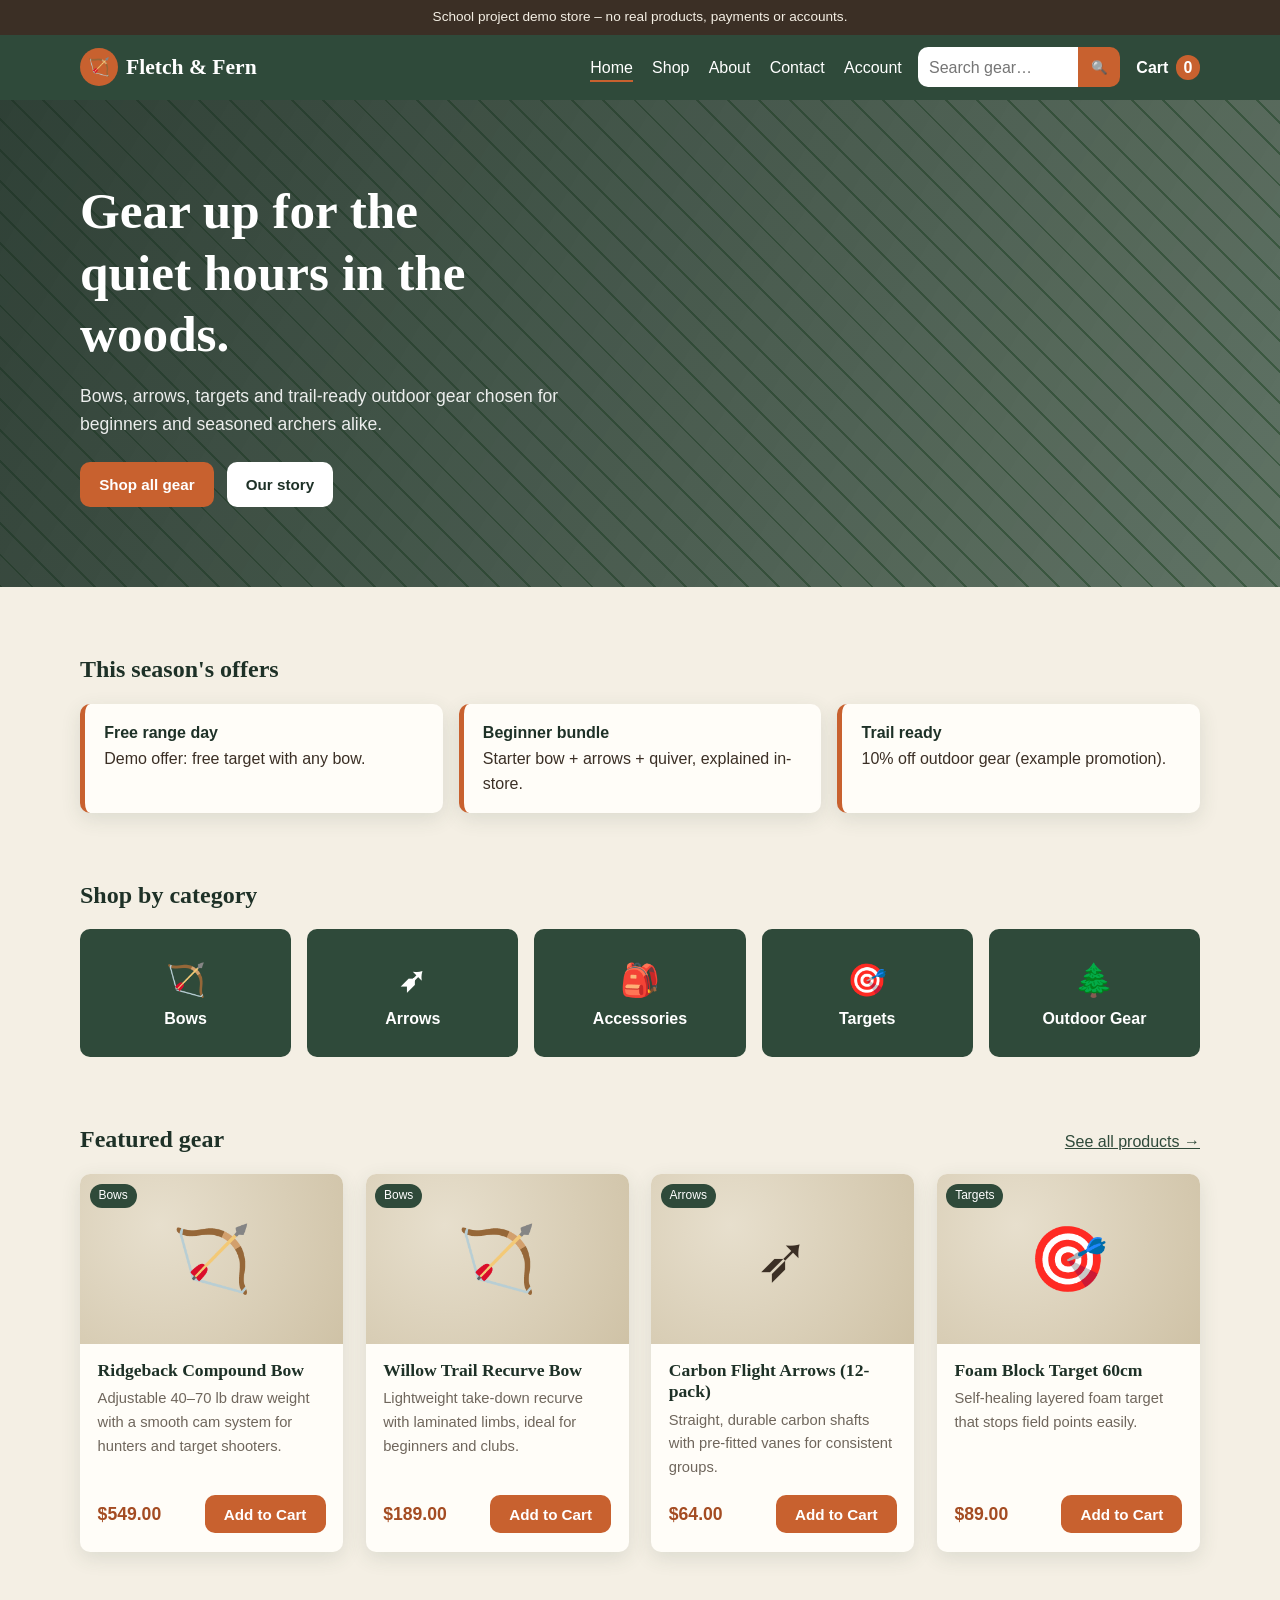
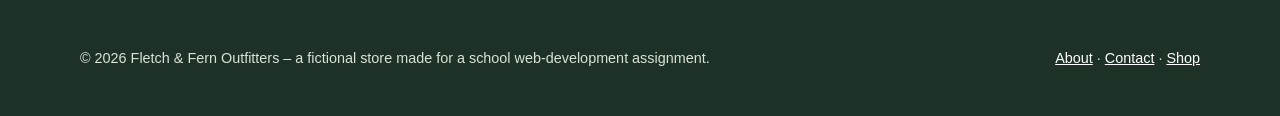
<file: ictc/index.html>
<!DOCTYPE html>
<html lang="en">
<head>
  <meta charset="UTF-8">
  <meta name="viewport" content="width=device-width, initial-scale=1.0">
  <title>Home | Fletch &amp; Fern Outfitters</title>
  <meta name="description" content="Original archery and outdoor gear demo store.">
  <link rel="stylesheet" href="css/style.css">
</head>
<body>
  <a class="skip-link" href="#main">Skip to content</a>
  <p class="demo-banner">School project demo store – no real products, payments or accounts.</p>

  <!-- Shared header: same on every page -->
  <header class="site-header">
    <div class="container header-inner">
      <a class="logo" href="index.html"><span class="logo-mark" aria-hidden="true">🏹</span> Fletch &amp; Fern</a>
      <button class="menu-toggle" id="menu-toggle" aria-expanded="false" aria-controls="main-nav">Menu</button>
      <nav class="main-nav" id="main-nav" aria-label="Main">
        <ul>
          <li><a href="index.html" aria-current="page">Home</a></li>
          <li><a href="products.html">Shop</a></li>
          <li><a href="about.html">About</a></li>
          <li><a href="contact.html">Contact</a></li>
          <li><a href="account.html">Account</a></li>
        </ul>
      </nav>
      <form class="header-search" id="header-search" role="search">
        <label for="header-q" class="skip-link">Search products</label>
        <input id="header-q" type="search" placeholder="Search gear…">
        <button type="submit" aria-label="Search">🔍</button>
      </form>
      <a class="cart-link" href="cart.html">Cart <span class="cart-count">0</span></a>
    </div>
  </header>

  <main id="main">
    <!-- Hero banner -->
    <section class="hero">
      <div class="container">
        <h1>Gear up for the quiet hours in the woods.</h1>
        <p>Bows, arrows, targets and trail-ready outdoor gear chosen for beginners and seasoned archers alike.</p>
        <div class="hero-actions">
          <a class="btn btn-primary" href="products.html">Shop all gear</a>
          <a class="btn btn-secondary" href="about.html">Our story</a>
        </div>
      </div>
    </section>

    <!-- Offers -->
    <section class="section container" aria-labelledby="offers-title">
      <h2 id="offers-title">This season's offers</h2>
      <div class="offer-strip">
        <div class="offer"><strong>Free range day</strong>Demo offer: free target with any bow.</div>
        <div class="offer"><strong>Beginner bundle</strong>Starter bow + arrows + quiver, explained in-store.</div>
        <div class="offer"><strong>Trail ready</strong>10% off outdoor gear (example promotion).</div>
      </div>
    </section>

    <!-- Categories link to the catalog with a filter applied -->
    <section class="section container" aria-labelledby="cat-title">
      <h2 id="cat-title">Shop by category</h2>
      <div class="category-cards">
        <a class="category-card" href="products.html?cat=Bows"><span aria-hidden="true">🏹</span>Bows</a>
        <a class="category-card" href="products.html?cat=Arrows"><span aria-hidden="true">➶</span>Arrows</a>
        <a class="category-card" href="products.html?cat=Accessories"><span aria-hidden="true">🎒</span>Accessories</a>
        <a class="category-card" href="products.html?cat=Targets"><span aria-hidden="true">🎯</span>Targets</a>
        <a class="category-card" href="products.html?cat=Outdoor%20Gear"><span aria-hidden="true">🌲</span>Outdoor Gear</a>
      </div>
    </section>

    <!-- Featured products are inserted by renderFeatured() in main.js -->
    <section class="section container" aria-labelledby="featured-title">
      <div class="section-title">
        <h2 id="featured-title">Featured gear</h2>
        <a href="products.html">See all products →</a>
      </div>
      <div class="product-grid" id="featured-grid"></div>
    </section>
  </main>

  <!-- Shared footer -->
  <footer class="site-footer">
    <div class="container footer-inner">
      <p>&copy; 2026 Fletch &amp; Fern Outfitters – a fictional store made for a school web-development assignment.</p>
      <p><a href="about.html">About</a> · <a href="contact.html">Contact</a> · <a href="products.html">Shop</a></p>
    </div>
  </footer>

  <!-- data.js must load before main.js because main.js uses PRODUCTS -->
  <script src="js/data.js"></script>
  <script src="js/main.js"></script>
</body>
</html>
</file>
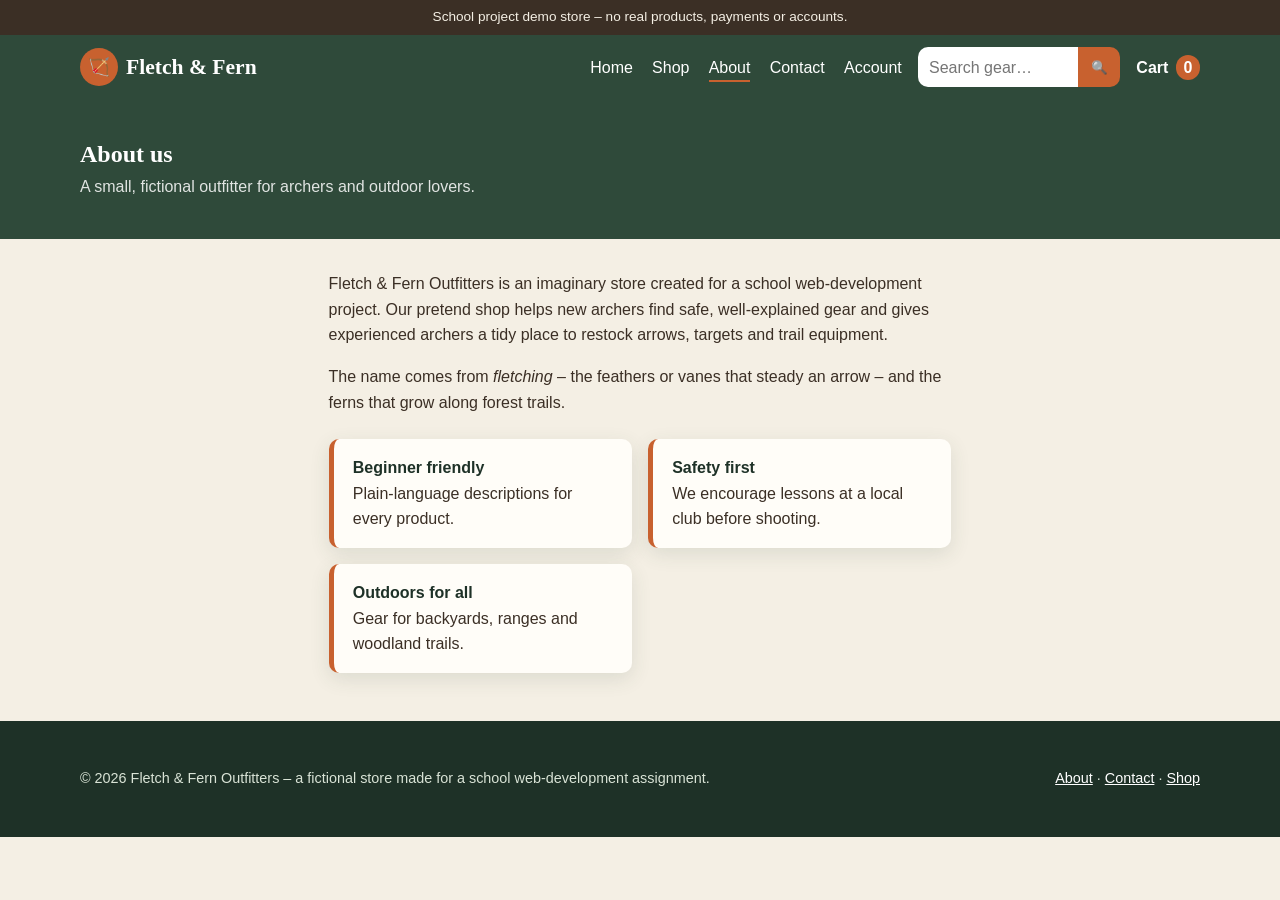
<file: ictc/about.html>
<!DOCTYPE html>
<html lang="en">
<head>
  <meta charset="UTF-8">
  <meta name="viewport" content="width=device-width, initial-scale=1.0">
  <title>About Us | Fletch &amp; Fern Outfitters</title>
  <meta name="description" content="About the fictional Fletch & Fern Outfitters.">
  <link rel="stylesheet" href="css/style.css">
</head>
<body>
  <a class="skip-link" href="#main">Skip to content</a>
  <p class="demo-banner">School project demo store – no real products, payments or accounts.</p>

  <!-- Shared header: same on every page -->
  <header class="site-header">
    <div class="container header-inner">
      <a class="logo" href="index.html"><span class="logo-mark" aria-hidden="true">🏹</span> Fletch &amp; Fern</a>
      <button class="menu-toggle" id="menu-toggle" aria-expanded="false" aria-controls="main-nav">Menu</button>
      <nav class="main-nav" id="main-nav" aria-label="Main">
        <ul>
          <li><a href="index.html">Home</a></li>
          <li><a href="products.html">Shop</a></li>
          <li><a href="about.html" aria-current="page">About</a></li>
          <li><a href="contact.html">Contact</a></li>
          <li><a href="account.html">Account</a></li>
        </ul>
      </nav>
      <form class="header-search" id="header-search" role="search">
        <label for="header-q" class="skip-link">Search products</label>
        <input id="header-q" type="search" placeholder="Search gear…">
        <button type="submit" aria-label="Search">🔍</button>
      </form>
      <a class="cart-link" href="cart.html">Cart <span class="cart-count">0</span></a>
    </div>
  </header>

  <main id="main">
    <section class="page-header">
      <div class="container">
        <h1>About us</h1>
        <p>A small, fictional outfitter for archers and outdoor lovers.</p>
      </div>
    </section>
    <div class="container prose">
      <p>Fletch &amp; Fern Outfitters is an imaginary store created for a school web-development project. Our pretend shop helps new archers find safe, well-explained gear and gives experienced archers a tidy place to restock arrows, targets and trail equipment.</p>
      <p>The name comes from <em>fletching</em> – the feathers or vanes that steady an arrow – and the ferns that grow along forest trails.</p>
      <div class="values">
        <div class="offer"><strong>Beginner friendly</strong>Plain-language descriptions for every product.</div>
        <div class="offer"><strong>Safety first</strong>We encourage lessons at a local club before shooting.</div>
        <div class="offer"><strong>Outdoors for all</strong>Gear for backyards, ranges and woodland trails.</div>
      </div>
    </div>
  </main>

  <!-- Shared footer -->
  <footer class="site-footer">
    <div class="container footer-inner">
      <p>&copy; 2026 Fletch &amp; Fern Outfitters – a fictional store made for a school web-development assignment.</p>
      <p><a href="about.html">About</a> · <a href="contact.html">Contact</a> · <a href="products.html">Shop</a></p>
    </div>
  </footer>

  <!-- data.js must load before main.js because main.js uses PRODUCTS -->
  <script src="js/data.js"></script>
  <script src="js/main.js"></script>
</body>
</html>
</file>
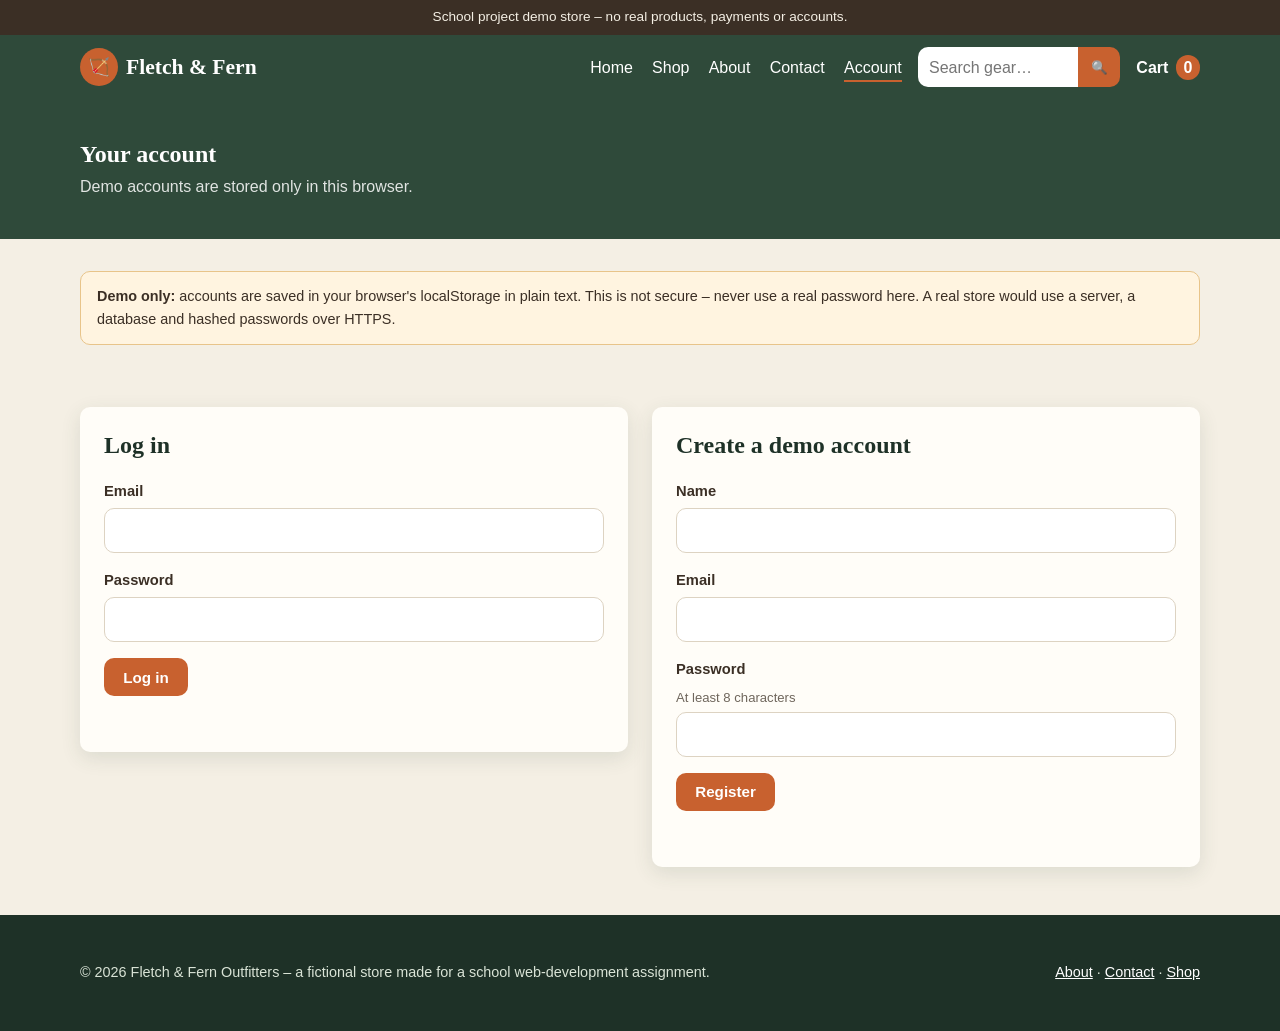
<file: ictc/account.html>
<!DOCTYPE html>
<html lang="en">
<head>
  <meta charset="UTF-8">
  <meta name="viewport" content="width=device-width, initial-scale=1.0">
  <title>Account | Fletch &amp; Fern Outfitters</title>
  <meta name="description" content="Demo login, registration and order history.">
  <link rel="stylesheet" href="css/style.css">
</head>
<body>
  <a class="skip-link" href="#main">Skip to content</a>
  <p class="demo-banner">School project demo store – no real products, payments or accounts.</p>

  <!-- Shared header: same on every page -->
  <header class="site-header">
    <div class="container header-inner">
      <a class="logo" href="index.html"><span class="logo-mark" aria-hidden="true">🏹</span> Fletch &amp; Fern</a>
      <button class="menu-toggle" id="menu-toggle" aria-expanded="false" aria-controls="main-nav">Menu</button>
      <nav class="main-nav" id="main-nav" aria-label="Main">
        <ul>
          <li><a href="index.html">Home</a></li>
          <li><a href="products.html">Shop</a></li>
          <li><a href="about.html">About</a></li>
          <li><a href="contact.html">Contact</a></li>
          <li><a href="account.html" aria-current="page">Account</a></li>
        </ul>
      </nav>
      <form class="header-search" id="header-search" role="search">
        <label for="header-q" class="skip-link">Search products</label>
        <input id="header-q" type="search" placeholder="Search gear…">
        <button type="submit" aria-label="Search">🔍</button>
      </form>
      <a class="cart-link" href="cart.html">Cart <span class="cart-count">0</span></a>
    </div>
  </header>

  <main id="main">
    <section class="page-header">
      <div class="container">
        <h1>Your account</h1>
        <p>Demo accounts are stored only in this browser.</p>
      </div>
    </section>
    <div class="container">
      <p class="notice"><strong>Demo only:</strong> accounts are saved in your browser's localStorage in plain text. This is not secure – never use a real password here. A real store would use a server, a database and hashed passwords over HTTPS.</p>

      <!-- Shown when logged out -->
      <div class="two-col section" id="auth-area">
        <form class="form-card" id="login-form" novalidate>
          <h2>Log in</h2>
          <label class="field" for="loginemail">Email
            <input id="loginemail" name="loginemail" type="email" autocomplete="email" required>
          </label>
          <label class="field" for="loginpassword">Password
            <input id="loginpassword" name="loginpassword" type="password" autocomplete="current-password" required>
          </label>
          <button class="btn btn-primary" type="submit">Log in</button>
          <p class="form-message" id="login-message" role="alert"></p>
        </form>

        <form class="form-card" id="register-form" novalidate>
          <h2>Create a demo account</h2>
          <label class="field" for="regname">Name
            <input id="regname" name="regname" autocomplete="name" required>
          </label>
          <label class="field" for="regemail">Email
            <input id="regemail" name="regemail" type="email" autocomplete="email" required>
          </label>
          <label class="field" for="regpassword">Password <span class="hint">At least 8 characters</span>
            <input id="regpassword" name="regpassword" type="password" minlength="8" autocomplete="new-password" required>
          </label>
          <button class="btn btn-primary" type="submit">Register</button>
          <p class="form-message" id="register-message" role="alert"></p>
        </form>
      </div>

      <!-- Shown when logged in -->
      <section class="section" id="dashboard" hidden>
        <div class="dashboard-top">
          <h2>Welcome back, <span id="welcome-name"></span></h2>
          <button class="btn btn-ghost" id="logout-btn" type="button">Log out</button>
        </div>
        <h3>Order history</h3>
        <div id="order-history"></div>
      </section>
    </div>
  </main>

  <!-- Shared footer -->
  <footer class="site-footer">
    <div class="container footer-inner">
      <p>&copy; 2026 Fletch &amp; Fern Outfitters – a fictional store made for a school web-development assignment.</p>
      <p><a href="about.html">About</a> · <a href="contact.html">Contact</a> · <a href="products.html">Shop</a></p>
    </div>
  </footer>

  <!-- data.js must load before main.js because main.js uses PRODUCTS -->
  <script src="js/data.js"></script>
  <script src="js/main.js"></script>
</body>
</html>
</file>
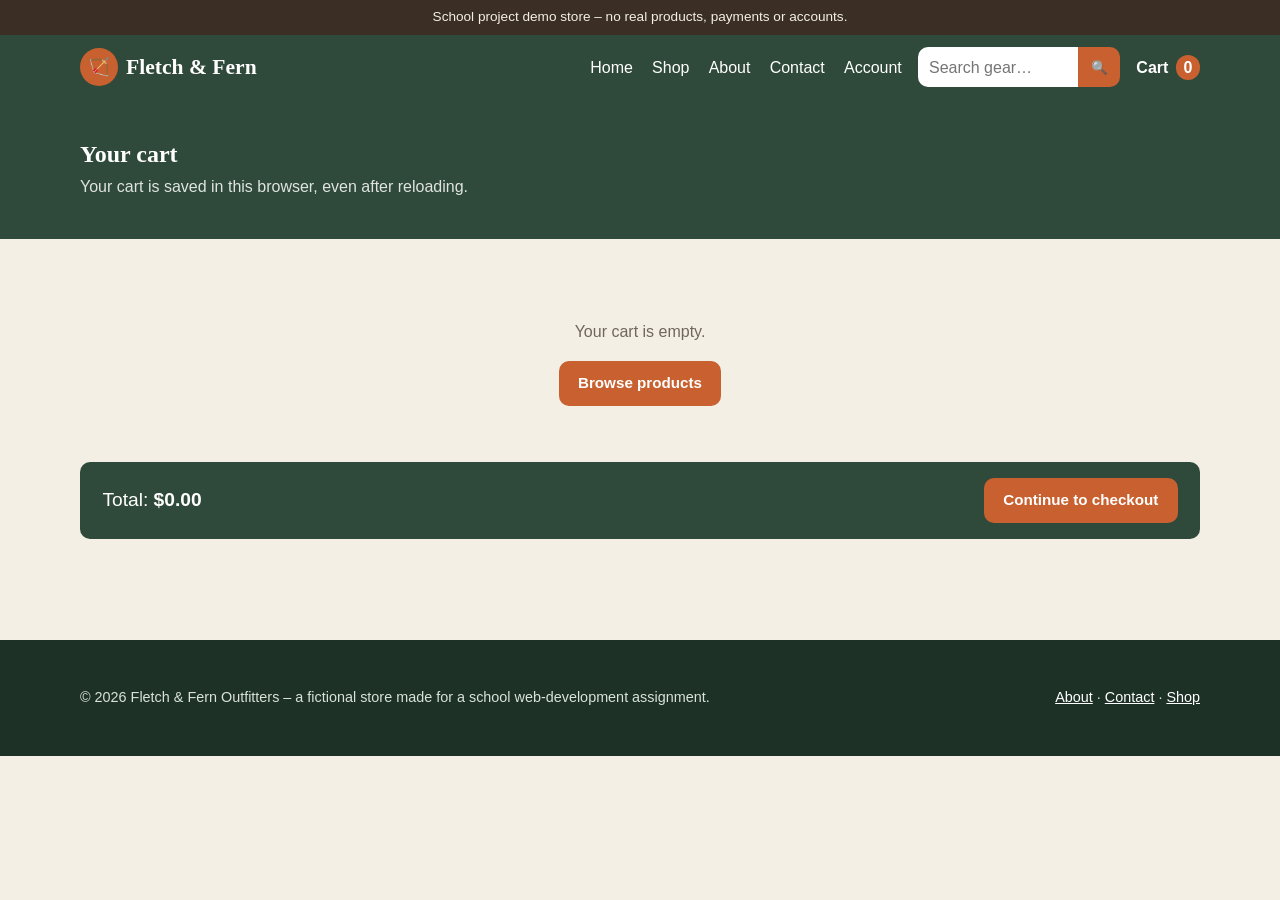
<file: ictc/cart.html>
<!DOCTYPE html>
<html lang="en">
<head>
  <meta charset="UTF-8">
  <meta name="viewport" content="width=device-width, initial-scale=1.0">
  <title>Cart | Fletch &amp; Fern Outfitters</title>
  <meta name="description" content="Your shopping cart.">
  <link rel="stylesheet" href="css/style.css">
</head>
<body>
  <a class="skip-link" href="#main">Skip to content</a>
  <p class="demo-banner">School project demo store – no real products, payments or accounts.</p>

  <!-- Shared header: same on every page -->
  <header class="site-header">
    <div class="container header-inner">
      <a class="logo" href="index.html"><span class="logo-mark" aria-hidden="true">🏹</span> Fletch &amp; Fern</a>
      <button class="menu-toggle" id="menu-toggle" aria-expanded="false" aria-controls="main-nav">Menu</button>
      <nav class="main-nav" id="main-nav" aria-label="Main">
        <ul>
          <li><a href="index.html">Home</a></li>
          <li><a href="products.html">Shop</a></li>
          <li><a href="about.html">About</a></li>
          <li><a href="contact.html">Contact</a></li>
          <li><a href="account.html">Account</a></li>
        </ul>
      </nav>
      <form class="header-search" id="header-search" role="search">
        <label for="header-q" class="skip-link">Search products</label>
        <input id="header-q" type="search" placeholder="Search gear…">
        <button type="submit" aria-label="Search">🔍</button>
      </form>
      <a class="cart-link" href="cart.html">Cart <span class="cart-count">0</span></a>
    </div>
  </header>

  <main id="main">
    <section class="page-header">
      <div class="container">
        <h1>Your cart</h1>
        <p>Your cart is saved in this browser, even after reloading.</p>
      </div>
    </section>
    <div class="container">
      <div id="cart-items" aria-live="polite"></div>
      <div class="cart-summary" id="cart-summary" hidden>
        <p>Total: <strong id="cart-total">$0.00</strong></p>
        <a class="btn btn-primary" href="checkout.html">Continue to checkout</a>
      </div>
    </div>
  </main>

  <!-- Shared footer -->
  <footer class="site-footer">
    <div class="container footer-inner">
      <p>&copy; 2026 Fletch &amp; Fern Outfitters – a fictional store made for a school web-development assignment.</p>
      <p><a href="about.html">About</a> · <a href="contact.html">Contact</a> · <a href="products.html">Shop</a></p>
    </div>
  </footer>

  <!-- data.js must load before main.js because main.js uses PRODUCTS -->
  <script src="js/data.js"></script>
  <script src="js/main.js"></script>
</body>
</html>
</file>
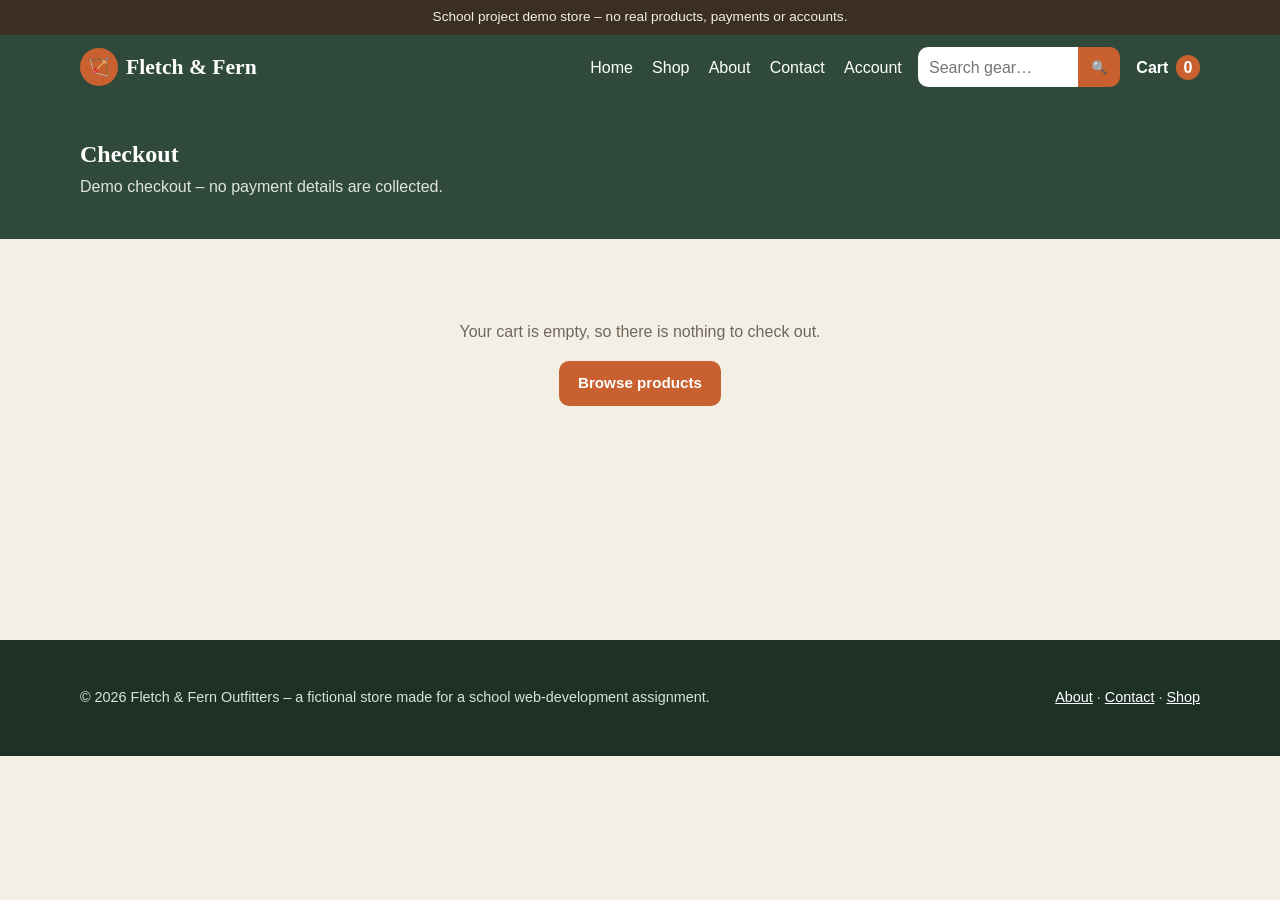
<file: ictc/checkout.html>
<!DOCTYPE html>
<html lang="en">
<head>
  <meta charset="UTF-8">
  <meta name="viewport" content="width=device-width, initial-scale=1.0">
  <title>Checkout | Fletch &amp; Fern Outfitters</title>
  <meta name="description" content="Mock checkout for the demo store.">
  <link rel="stylesheet" href="css/style.css">
</head>
<body>
  <a class="skip-link" href="#main">Skip to content</a>
  <p class="demo-banner">School project demo store – no real products, payments or accounts.</p>

  <!-- Shared header: same on every page -->
  <header class="site-header">
    <div class="container header-inner">
      <a class="logo" href="index.html"><span class="logo-mark" aria-hidden="true">🏹</span> Fletch &amp; Fern</a>
      <button class="menu-toggle" id="menu-toggle" aria-expanded="false" aria-controls="main-nav">Menu</button>
      <nav class="main-nav" id="main-nav" aria-label="Main">
        <ul>
          <li><a href="index.html">Home</a></li>
          <li><a href="products.html">Shop</a></li>
          <li><a href="about.html">About</a></li>
          <li><a href="contact.html">Contact</a></li>
          <li><a href="account.html">Account</a></li>
        </ul>
      </nav>
      <form class="header-search" id="header-search" role="search">
        <label for="header-q" class="skip-link">Search products</label>
        <input id="header-q" type="search" placeholder="Search gear…">
        <button type="submit" aria-label="Search">🔍</button>
      </form>
      <a class="cart-link" href="cart.html">Cart <span class="cart-count">0</span></a>
    </div>
  </header>

  <main id="main">
    <section class="page-header">
      <div class="container">
        <h1>Checkout</h1>
        <p>Demo checkout – no payment details are collected.</p>
      </div>
    </section>
    <div class="container" id="checkout-area">
      <div class="two-col">
        <form class="form-card" id="checkout-form" novalidate>
          <h2>Shipping details</h2>
          <p class="notice">This is a mock checkout for a school project. No payment is taken and no order is shipped.</p>
          <label class="field" for="fullname">Full name
            <input id="fullname" name="fullname" autocomplete="name" required>
          </label>
          <label class="field" for="email">Email
            <input id="email" name="email" type="email" autocomplete="email" required>
          </label>
          <label class="field" for="address">Street address
            <input id="address" name="address" autocomplete="street-address" required>
          </label>
          <label class="field" for="city">City
            <input id="city" name="city" autocomplete="address-level2" required>
          </label>
          <label class="field" for="postcode">Postcode
            <input id="postcode" name="postcode" autocomplete="postal-code" required>
          </label>
          <button class="btn btn-primary" type="submit">Place demo order</button>
          <p class="form-message" id="checkout-message" role="alert"></p>
        </form>
        <aside class="form-card" aria-labelledby="summary-title">
          <h2 id="summary-title">Order summary</h2>
          <ul class="summary-list" id="order-summary"></ul>
        </aside>
      </div>
    </div>
  </main>

  <!-- Shared footer -->
  <footer class="site-footer">
    <div class="container footer-inner">
      <p>&copy; 2026 Fletch &amp; Fern Outfitters – a fictional store made for a school web-development assignment.</p>
      <p><a href="about.html">About</a> · <a href="contact.html">Contact</a> · <a href="products.html">Shop</a></p>
    </div>
  </footer>

  <!-- data.js must load before main.js because main.js uses PRODUCTS -->
  <script src="js/data.js"></script>
  <script src="js/main.js"></script>
</body>
</html>
</file>
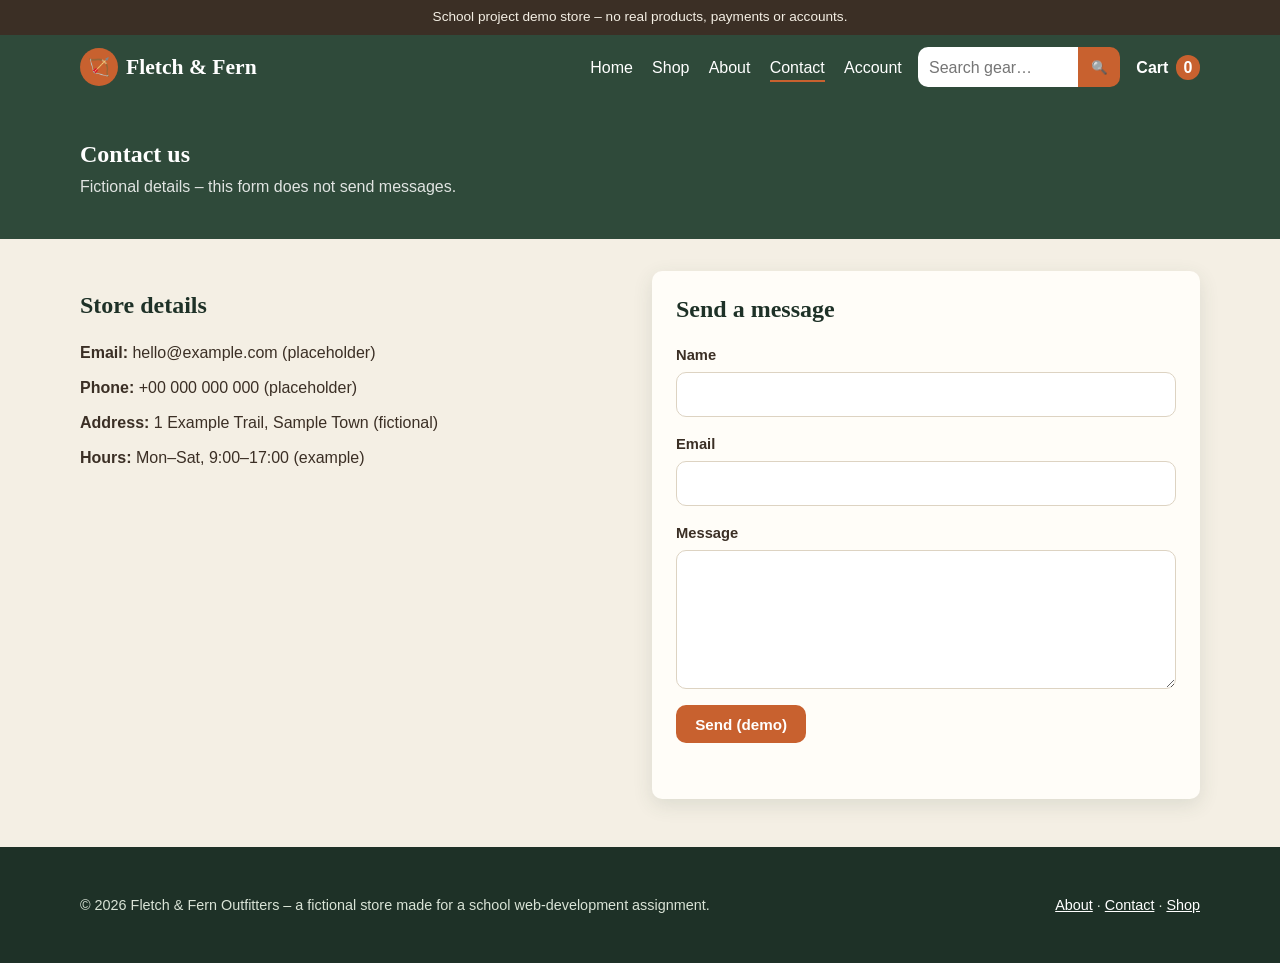
<file: ictc/contact.html>
<!DOCTYPE html>
<html lang="en">
<head>
  <meta charset="UTF-8">
  <meta name="viewport" content="width=device-width, initial-scale=1.0">
  <title>Contact | Fletch &amp; Fern Outfitters</title>
  <meta name="description" content="Contact the fictional Fletch & Fern Outfitters.">
  <link rel="stylesheet" href="css/style.css">
</head>
<body>
  <a class="skip-link" href="#main">Skip to content</a>
  <p class="demo-banner">School project demo store – no real products, payments or accounts.</p>

  <!-- Shared header: same on every page -->
  <header class="site-header">
    <div class="container header-inner">
      <a class="logo" href="index.html"><span class="logo-mark" aria-hidden="true">🏹</span> Fletch &amp; Fern</a>
      <button class="menu-toggle" id="menu-toggle" aria-expanded="false" aria-controls="main-nav">Menu</button>
      <nav class="main-nav" id="main-nav" aria-label="Main">
        <ul>
          <li><a href="index.html">Home</a></li>
          <li><a href="products.html">Shop</a></li>
          <li><a href="about.html">About</a></li>
          <li><a href="contact.html" aria-current="page">Contact</a></li>
          <li><a href="account.html">Account</a></li>
        </ul>
      </nav>
      <form class="header-search" id="header-search" role="search">
        <label for="header-q" class="skip-link">Search products</label>
        <input id="header-q" type="search" placeholder="Search gear…">
        <button type="submit" aria-label="Search">🔍</button>
      </form>
      <a class="cart-link" href="cart.html">Cart <span class="cart-count">0</span></a>
    </div>
  </header>

  <main id="main">
    <section class="page-header">
      <div class="container">
        <h1>Contact us</h1>
        <p>Fictional details – this form does not send messages.</p>
      </div>
    </section>
    <div class="container two-col">
      <section>
        <h2>Store details</h2>
        <ul class="contact-details">
          <li><strong>Email:</strong> hello@example.com (placeholder)</li>
          <li><strong>Phone:</strong> +00 000 000 000 (placeholder)</li>
          <li><strong>Address:</strong> 1 Example Trail, Sample Town (fictional)</li>
          <li><strong>Hours:</strong> Mon–Sat, 9:00–17:00 (example)</li>
        </ul>
      </section>
      <form class="form-card" id="contact-form" novalidate>
        <h2>Send a message</h2>
        <label class="field" for="cname">Name
          <input id="cname" name="cname" autocomplete="name" required>
        </label>
        <label class="field" for="cemail">Email
          <input id="cemail" name="cemail" type="email" autocomplete="email" required>
        </label>
        <label class="field" for="cmessage">Message
          <textarea id="cmessage" name="cmessage" rows="5" required></textarea>
        </label>
        <button class="btn btn-primary" type="submit">Send (demo)</button>
        <p class="form-message" id="contact-message" role="alert"></p>
      </form>
    </div>
  </main>

  <!-- Shared footer -->
  <footer class="site-footer">
    <div class="container footer-inner">
      <p>&copy; 2026 Fletch &amp; Fern Outfitters – a fictional store made for a school web-development assignment.</p>
      <p><a href="about.html">About</a> · <a href="contact.html">Contact</a> · <a href="products.html">Shop</a></p>
    </div>
  </footer>

  <!-- data.js must load before main.js because main.js uses PRODUCTS -->
  <script src="js/data.js"></script>
  <script src="js/main.js"></script>
</body>
</html>
</file>
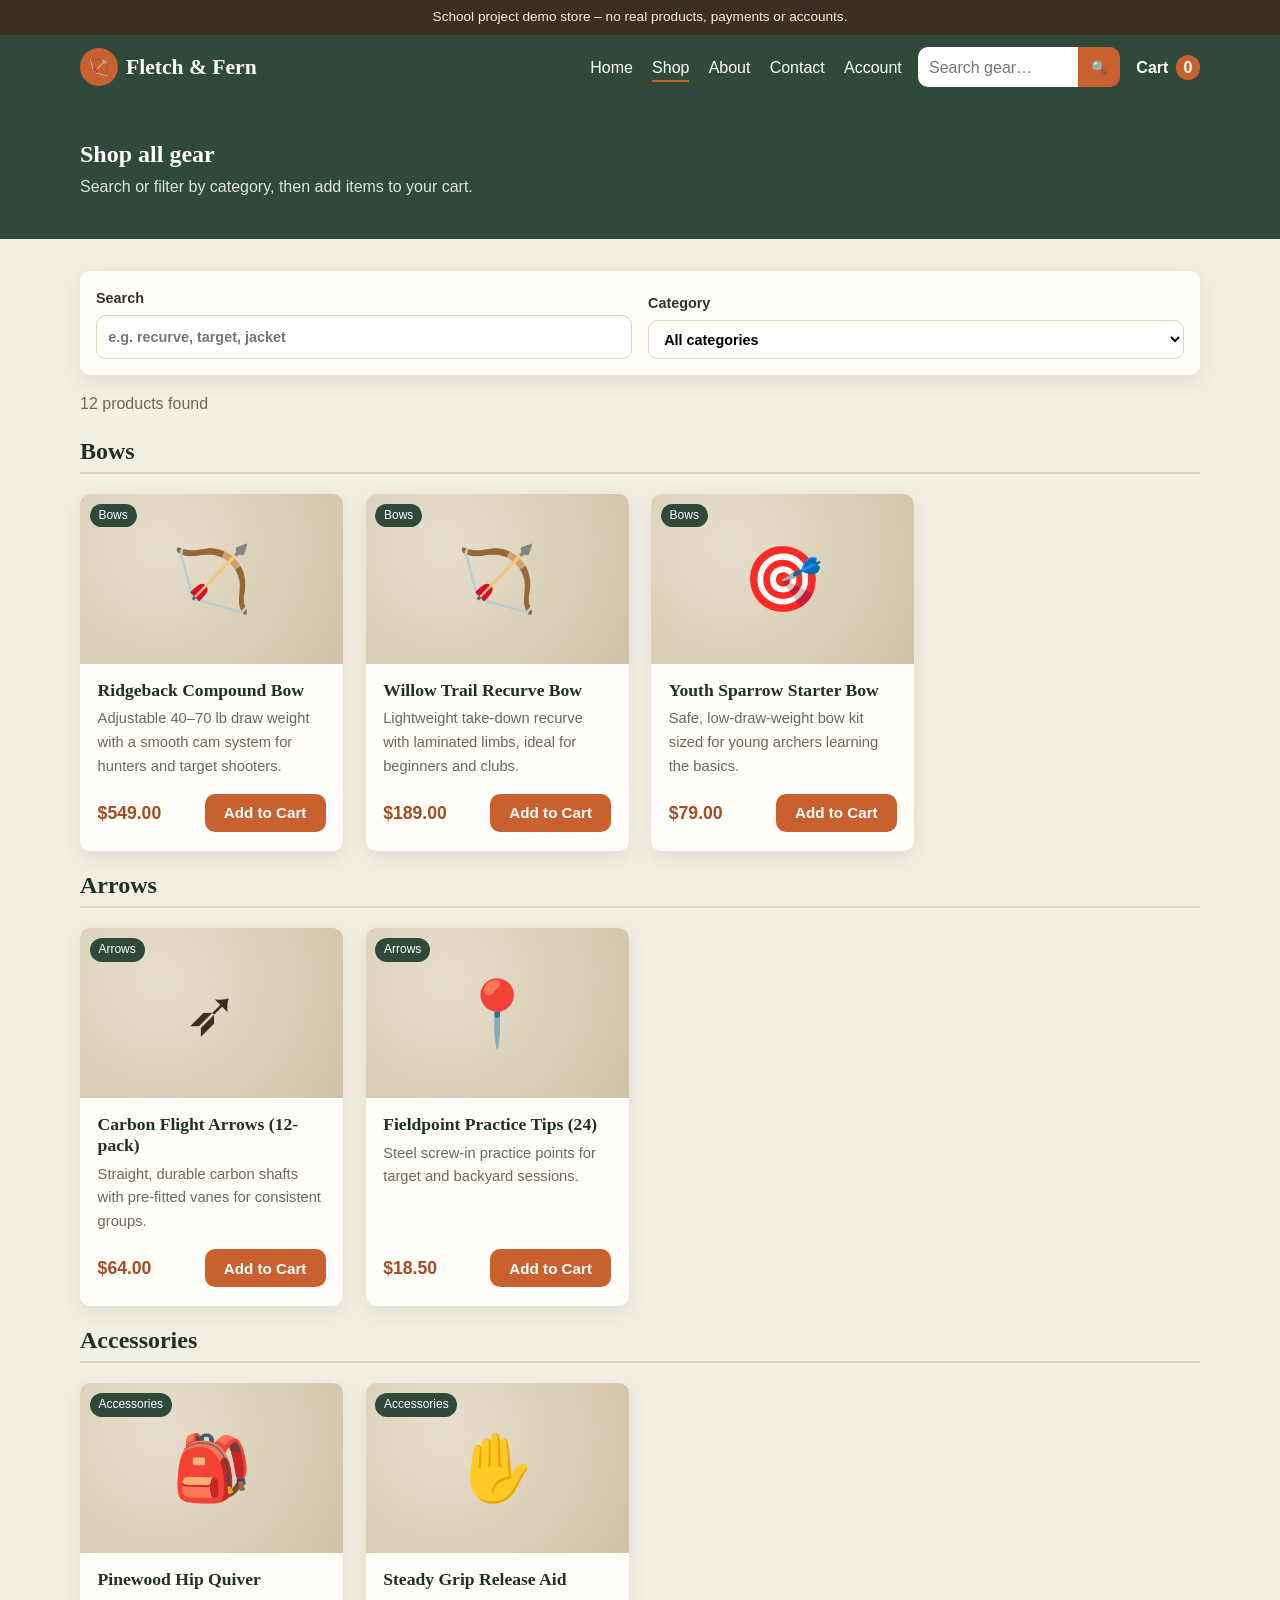
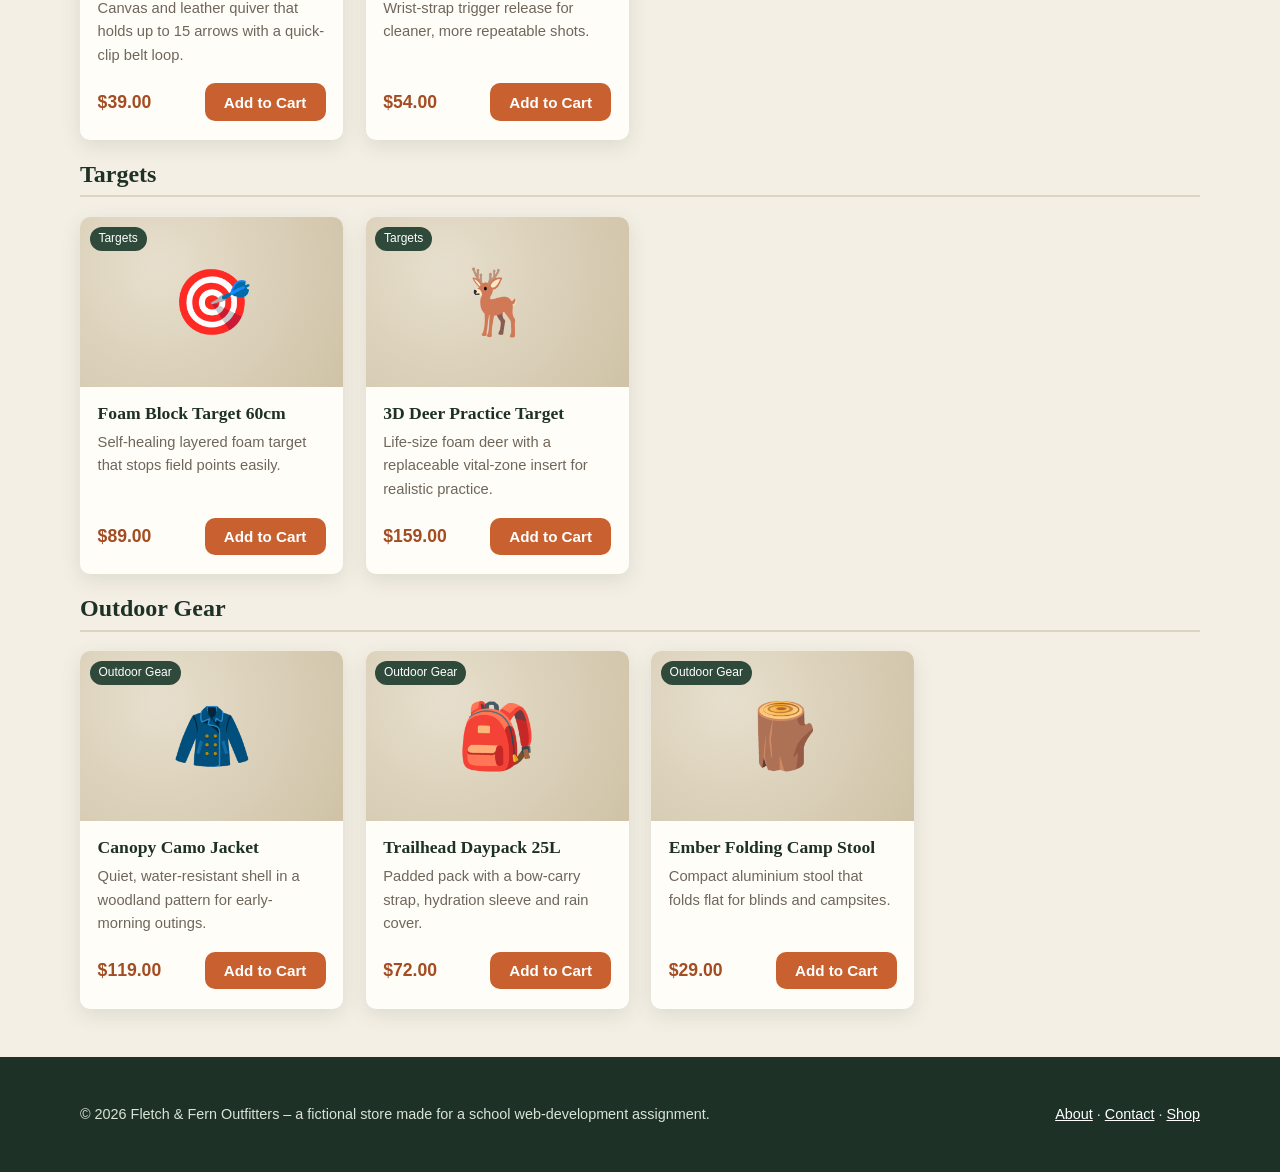
<file: ictc/products.html>
<!DOCTYPE html>
<html lang="en">
<head>
  <meta charset="UTF-8">
  <meta name="viewport" content="width=device-width, initial-scale=1.0">
  <title>Shop | Fletch &amp; Fern Outfitters</title>
  <meta name="description" content="Browse bows, arrows, targets and outdoor gear.">
  <link rel="stylesheet" href="css/style.css">
</head>
<body>
  <a class="skip-link" href="#main">Skip to content</a>
  <p class="demo-banner">School project demo store – no real products, payments or accounts.</p>

  <!-- Shared header: same on every page -->
  <header class="site-header">
    <div class="container header-inner">
      <a class="logo" href="index.html"><span class="logo-mark" aria-hidden="true">🏹</span> Fletch &amp; Fern</a>
      <button class="menu-toggle" id="menu-toggle" aria-expanded="false" aria-controls="main-nav">Menu</button>
      <nav class="main-nav" id="main-nav" aria-label="Main">
        <ul>
          <li><a href="index.html">Home</a></li>
          <li><a href="products.html" aria-current="page">Shop</a></li>
          <li><a href="about.html">About</a></li>
          <li><a href="contact.html">Contact</a></li>
          <li><a href="account.html">Account</a></li>
        </ul>
      </nav>
      <form class="header-search" id="header-search" role="search">
        <label for="header-q" class="skip-link">Search products</label>
        <input id="header-q" type="search" placeholder="Search gear…">
        <button type="submit" aria-label="Search">🔍</button>
      </form>
      <a class="cart-link" href="cart.html">Cart <span class="cart-count">0</span></a>
    </div>
  </header>

  <main id="main">
    <section class="page-header">
      <div class="container">
        <h1>Shop all gear</h1>
        <p>Search or filter by category, then add items to your cart.</p>
      </div>
    </section>
    <div class="container">
      <!-- Search + filter controls (handled by renderCatalog() in main.js) -->
      <form class="filters" role="search" onsubmit="return false;">
        <label for="search-input">Search
          <input id="search-input" type="search" placeholder="e.g. recurve, target, jacket">
        </label>
        <label for="category-select">Category
          <select id="category-select">
            <option value="all">All categories</option>
          </select>
        </label>
      </form>
      <p class="result-count" id="result-count" aria-live="polite"></p>
      <div id="catalog"></div>
    </div>
  </main>

  <!-- Shared footer -->
  <footer class="site-footer">
    <div class="container footer-inner">
      <p>&copy; 2026 Fletch &amp; Fern Outfitters – a fictional store made for a school web-development assignment.</p>
      <p><a href="about.html">About</a> · <a href="contact.html">Contact</a> · <a href="products.html">Shop</a></p>
    </div>
  </footer>

  <!-- data.js must load before main.js because main.js uses PRODUCTS -->
  <script src="js/data.js"></script>
  <script src="js/main.js"></script>
</body>
</html>
</file>
<file: ictc/css/style.css>
/*
  style.css - Shared styles for every page of Fletch & Fern Outfitters.
  Colours and spacing are stored as CSS variables so they are easy to change.
*/

/* ---------- 1. Design variables ---------- */
:root {
  --forest: #2f4a3a;      /* main brand green */
  --forest-dark: #1e3127;
  --moss: #6b8f5e;
  --ember: #c8612f;       /* accent orange for buttons/prices */
  --ember-dark: #a44c22;
  --sand: #f4efe4;        /* page background */
  --paper: #fffdf8;       /* card background */
  --bark: #3b2f25;        /* main text */
  --stone: #6f665c;       /* secondary text */
  --line: #ddd3c2;        /* borders */
  --error: #b3261e;
  --success: #2e7d32;
  --radius: 10px;
  --shadow: 0 6px 20px rgba(47, 74, 58, 0.12);
  --font-heading: Georgia, "Times New Roman", serif;
  --font-body: "Segoe UI", Roboto, Helvetica, Arial, sans-serif;
}

/* ---------- 2. Base ---------- */
* { box-sizing: border-box; }
body {
  margin: 0;
  font-family: var(--font-body);
  color: var(--bark);
  background: var(--sand);
  line-height: 1.6;
}
h1, h2, h3 { font-family: var(--font-heading); color: var(--forest-dark); line-height: 1.2; }
a { color: var(--forest); }
img { max-width: 100%; }
.container { width: min(1120px, 92%); margin: 0 auto; }
main { min-height: 60vh; padding-bottom: 3rem; }

/* Visible keyboard focus for accessibility */
a:focus-visible, button:focus-visible, input:focus-visible, select:focus-visible, textarea:focus-visible {
  outline: 3px solid var(--ember);
  outline-offset: 2px;
}
.skip-link { position: absolute; left: -999px; top: 0; background: var(--ember); color: #fff; padding: .5rem 1rem; z-index: 100; }
.skip-link:focus { left: 1rem; }
.demo-banner { background: var(--bark); color: var(--sand); text-align: center; font-size: .85rem; padding: .4rem 1rem; margin: 0; }

/* ---------- 3. Header & navigation ---------- */
.site-header { background: var(--forest); color: #fff; position: sticky; top: 0; z-index: 50; }
.header-inner { display: flex; align-items: center; gap: 1rem; padding: .8rem 0; flex-wrap: wrap; }
.logo { display: flex; align-items: center; gap: .5rem; color: #fff; text-decoration: none; font-family: var(--font-heading); font-size: 1.35rem; font-weight: bold; }
.logo-mark { display: grid; place-items: center; width: 38px; height: 38px; border-radius: 50%; background: var(--ember); font-size: 1.1rem; }
.main-nav { margin-left: auto; }
.main-nav ul { list-style: none; display: flex; gap: 1.2rem; margin: 0; padding: 0; }
.main-nav a { color: #fff; text-decoration: none; font-weight: 500; padding: .3rem 0; border-bottom: 2px solid transparent; }
.main-nav a:hover, .main-nav a[aria-current="page"] { border-color: var(--ember); }
.header-search { display: flex; }
.header-search input { padding: .45rem .7rem; border: none; border-radius: var(--radius) 0 0 var(--radius); width: 160px; }
.header-search button { border: none; background: var(--ember); color: #fff; padding: 0 .8rem; border-radius: 0 var(--radius) var(--radius) 0; cursor: pointer; }
.cart-link { color: #fff; text-decoration: none; font-weight: bold; white-space: nowrap; }
.cart-count { display: inline-block; min-width: 1.5em; text-align: center; background: var(--ember); border-radius: 999px; padding: 0 .4em; margin-left: .2rem; }
.menu-toggle { display: none; margin-left: auto; background: none; border: 2px solid #fff; color: #fff; border-radius: var(--radius); padding: .3rem .7rem; cursor: pointer; }

/* ---------- 4. Buttons ---------- */
.btn { display: inline-block; border: none; border-radius: var(--radius); padding: .65rem 1.2rem; font-weight: 600; font-size: .95rem; cursor: pointer; text-decoration: none; transition: background .2s, transform .1s; }
.btn:active { transform: scale(.97); }
.btn-primary { background: var(--ember); color: #fff; }
.btn-primary:hover { background: var(--ember-dark); }
.btn-secondary { background: #fff; color: var(--forest-dark); }
.btn-ghost { background: transparent; color: var(--error); border: 1px solid var(--line); }
.btn-ghost:hover { background: #fbeaea; }

/* ---------- 5. Homepage ---------- */
.hero {
  background:
    linear-gradient(120deg, rgba(30,49,39,.92), rgba(47,74,58,.75)),
    repeating-linear-gradient(45deg, var(--moss) 0 2px, transparent 2px 22px);
  color: #fff;
  padding: 5rem 0;
}
.hero h1 { color: #fff; font-size: clamp(2rem, 5vw, 3.2rem); margin: 0 0 1rem; max-width: 16ch; }
.hero p { max-width: 50ch; font-size: 1.1rem; opacity: .9; }
.hero-actions { display: flex; gap: .8rem; flex-wrap: wrap; margin-top: 1.5rem; }
.section { padding: 3rem 0 0; }
.section-title { display: flex; justify-content: space-between; align-items: baseline; flex-wrap: wrap; gap: 1rem; }
.offer-strip { display: grid; grid-template-columns: repeat(auto-fit, minmax(220px, 1fr)); gap: 1rem; }
.offer { background: var(--paper); border-left: 5px solid var(--ember); padding: 1rem 1.2rem; border-radius: var(--radius); box-shadow: var(--shadow); }
.offer strong { display: block; color: var(--forest-dark); }
.category-cards { display: grid; grid-template-columns: repeat(auto-fit, minmax(160px, 1fr)); gap: 1rem; }
.category-card { background: var(--forest); color: #fff; text-decoration: none; border-radius: var(--radius); padding: 1.6rem 1rem; text-align: center; font-weight: 600; transition: transform .2s, background .2s; }
.category-card span { display: block; font-size: 2rem; }
.category-card:hover { background: var(--moss); transform: translateY(-3px); }

/* ---------- 6. Products ---------- */
.page-header { background: var(--forest); color: #fff; padding: 2.5rem 0; margin-bottom: 2rem; }
.page-header h1 { color: #fff; margin: 0 0 .3rem; }
.page-header p { margin: 0; opacity: .85; }
.filters { display: flex; gap: 1rem; flex-wrap: wrap; align-items: end; background: var(--paper); padding: 1rem; border-radius: var(--radius); box-shadow: var(--shadow); }
.filters label { display: flex; flex-direction: column; font-weight: 600; font-size: .9rem; gap: .3rem; flex: 1 1 200px; }
.result-count { color: var(--stone); margin: 1rem 0 0; }
.category-group h2 { border-bottom: 2px solid var(--line); padding-bottom: .4rem; }
.product-grid { display: grid; grid-template-columns: repeat(auto-fill, minmax(240px, 1fr)); gap: 1.4rem; }
.product-card { background: var(--paper); border-radius: var(--radius); overflow: hidden; box-shadow: var(--shadow); display: flex; flex-direction: column; transition: transform .2s; }
.product-card:hover { transform: translateY(-4px); }
/* CSS-only placeholder "image" - replace with <img> if you add real photos */
.product-image { position: relative; height: 170px; display: grid; place-items: center; font-size: 4rem; background: radial-gradient(circle at 30% 30%, #e7dfcd, #cfc2a6); }
.product-tag { position: absolute; top: .6rem; left: .6rem; font-size: .75rem; background: var(--forest); color: #fff; padding: .15rem .55rem; border-radius: 999px; }
.product-body { padding: 1rem 1.1rem 1.2rem; display: flex; flex-direction: column; flex: 1; }
.product-body h3 { margin: 0 0 .4rem; font-size: 1.1rem; }
.product-body p { margin: 0 0 1rem; color: var(--stone); font-size: .92rem; flex: 1; }
.product-footer { display: flex; justify-content: space-between; align-items: center; gap: .5rem; }
.price { font-weight: 700; color: var(--ember-dark); font-size: 1.1rem; }

/* ---------- 7. Forms ---------- */
input, select, textarea { font: inherit; padding: .6rem .7rem; border: 1px solid var(--line); border-radius: var(--radius); background: #fff; width: 100%; }
.form-card { background: var(--paper); padding: 1.5rem; border-radius: var(--radius); box-shadow: var(--shadow); }
.form-card h2 { margin-top: 0; }
.field { display: flex; flex-direction: column; gap: .3rem; margin-bottom: 1rem; font-weight: 600; font-size: .92rem; }
.hint { font-weight: 400; color: var(--stone); font-size: .82rem; }
.form-message { min-height: 1.4em; font-weight: 600; margin: .6rem 0 0; }
.form-message.error { color: var(--error); }
.form-message.success { color: var(--success); }
.notice { background: #fff4e0; border: 1px solid #e8c48a; padding: .8rem 1rem; border-radius: var(--radius); font-size: .9rem; }
.two-col { display: grid; grid-template-columns: 1fr 1fr; gap: 1.5rem; align-items: start; }

/* ---------- 8. Cart, checkout, account ---------- */
.cart-row { display: grid; grid-template-columns: 64px 1fr auto auto auto; gap: 1rem; align-items: center; background: var(--paper); padding: .8rem 1rem; border-radius: var(--radius); margin-bottom: .8rem; box-shadow: var(--shadow); }
.cart-thumb { width: 64px; height: 64px; display: grid; place-items: center; font-size: 2rem; background: #e7dfcd; border-radius: var(--radius); }
.cart-info h3 { margin: 0; font-size: 1rem; }
.cart-info p { margin: 0; color: var(--stone); font-size: .88rem; }
.qty-label { display: flex; align-items: center; gap: .4rem; font-size: .88rem; }
.qty-input { width: 70px; }
.line-total { font-weight: 700; min-width: 80px; text-align: right; }
.cart-summary { margin-top: 1.5rem; display: flex; justify-content: space-between; align-items: center; flex-wrap: wrap; gap: 1rem; background: var(--forest); color: #fff; padding: 1rem 1.4rem; border-radius: var(--radius); }
.cart-summary p { margin: 0; font-size: 1.2rem; }
.summary-list { list-style: none; padding: 0; margin: 0; }
.summary-list li { display: flex; justify-content: space-between; padding: .5rem 0; border-bottom: 1px dashed var(--line); }
.summary-total { font-weight: 700; font-size: 1.1rem; border-bottom: none !important; }
.empty-state { text-align: center; padding: 2rem; color: var(--stone); }
.success-box { background: var(--paper); border-top: 6px solid var(--success); padding: 2rem; border-radius: var(--radius); box-shadow: var(--shadow); text-align: center; }
.order-card { background: var(--paper); border-radius: var(--radius); padding: 1rem 1.2rem; margin-bottom: 1rem; box-shadow: var(--shadow); }
.order-card header { display: flex; justify-content: space-between; flex-wrap: wrap; color: var(--stone); }
.dashboard-top { display: flex; justify-content: space-between; align-items: center; flex-wrap: wrap; gap: 1rem; }

/* ---------- 9. About / contact ---------- */
.prose { max-width: 70ch; }
.values { display: grid; grid-template-columns: repeat(auto-fit, minmax(200px, 1fr)); gap: 1rem; margin-top: 1.5rem; }
.contact-details { list-style: none; padding: 0; }
.contact-details li { margin-bottom: .6rem; }

/* ---------- 10. Footer & toast ---------- */
.site-footer { background: var(--forest-dark); color: #d9e3d6; padding: 2rem 0; font-size: .9rem; }
.footer-inner { display: flex; justify-content: space-between; flex-wrap: wrap; gap: 1rem; }
.site-footer a { color: #fff; }
.toast { position: fixed; bottom: 1.5rem; left: 50%; transform: translate(-50%, 150%); background: var(--bark); color: #fff; padding: .7rem 1.2rem; border-radius: var(--radius); transition: transform .3s; z-index: 200; }
.toast.show { transform: translate(-50%, 0); }

/* ---------- 11. Responsive: tablet & phone ---------- */
@media (max-width: 860px) {
  .menu-toggle { display: block; }
  .main-nav { width: 100%; display: none; order: 5; }
  .main-nav.open { display: block; }
  .main-nav ul { flex-direction: column; gap: .4rem; padding: .5rem 0; }
  .header-search { order: 6; width: 100%; }
  .header-search input { width: 100%; }
  .two-col { grid-template-columns: 1fr; }
}
@media (max-width: 560px) {
  .cart-row { grid-template-columns: 56px 1fr; }
  .qty-label, .line-total, .remove-btn { grid-column: 2; justify-self: start; text-align: left; }
  .hero { padding: 3rem 0; }
}
</file>
